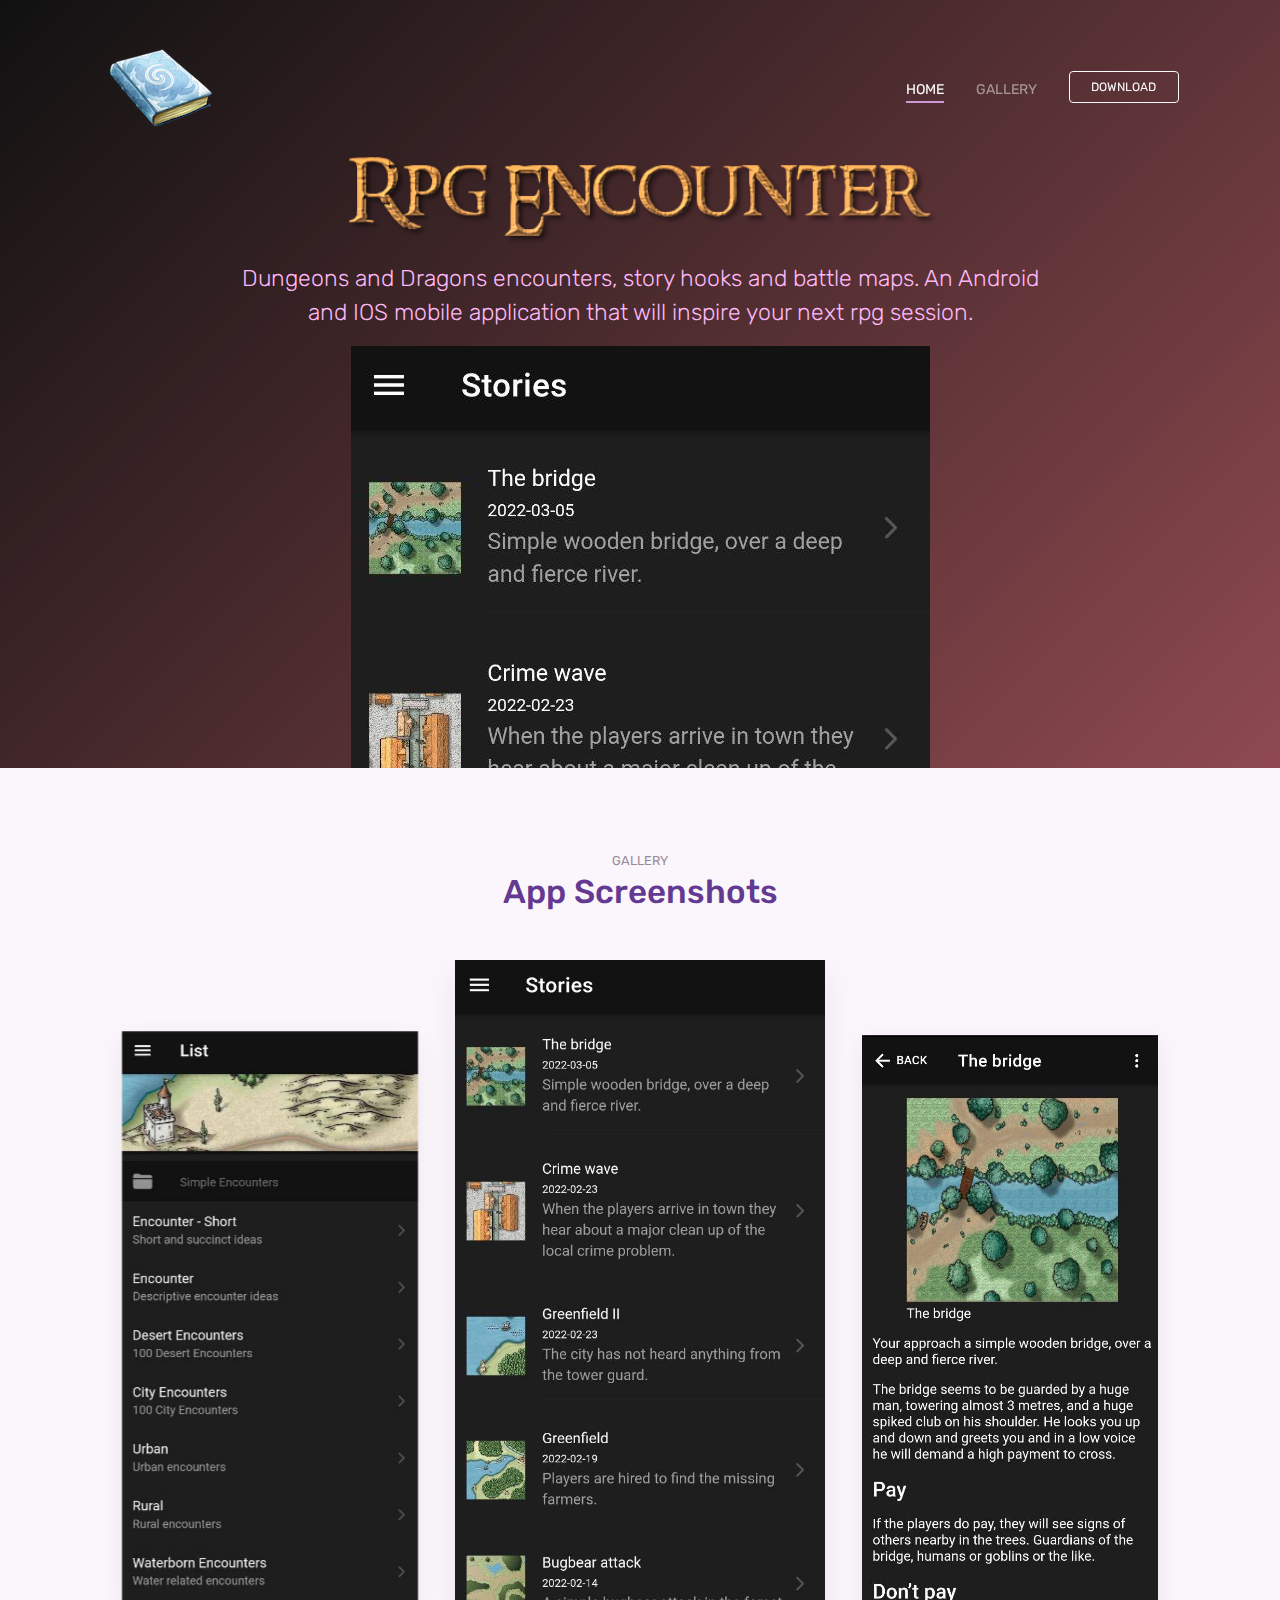
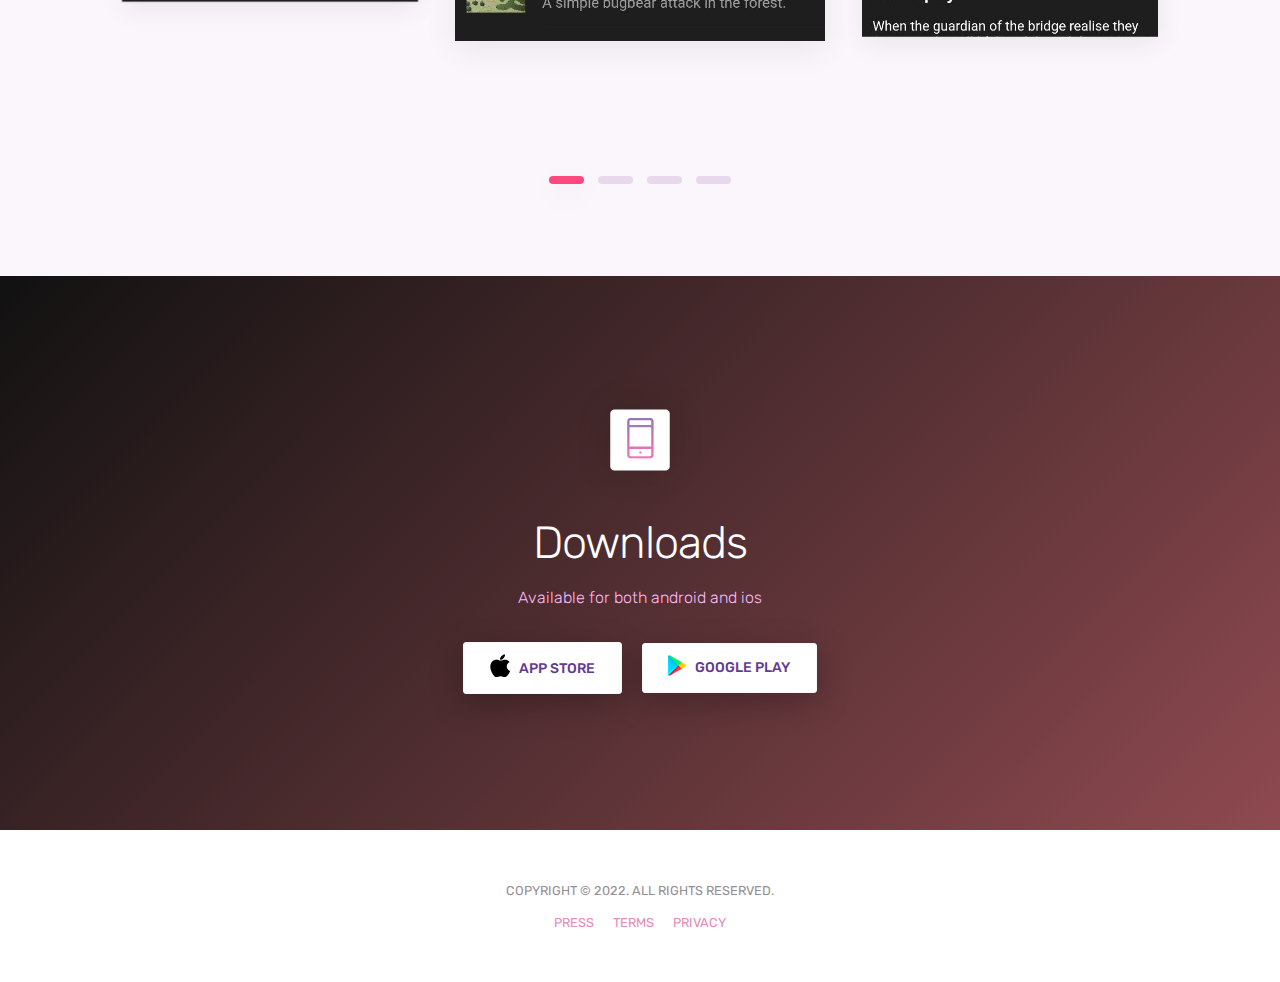
<file: index.html>
<!doctype html>
<html lang="en">
<head>
    <title>RPG Encounter</title>
    <link rel="icon" href="images/favicon.png">
    <!-- Required meta tags -->
    <meta charset="utf-8">
    <meta name="viewport" content="width=device-width, initial-scale=1, shrink-to-fit=no">
    <meta name="description" content="RPG Encounter">
    <meta name="keywords" content="RPG, Encounter, Dungeons and dragons, mobile, app, ios, android">

    <!-- Font -->
    <link rel="dns-prefetch" href="//fonts.googleapis.com">
    <link href="https://fonts.googleapis.com/css?family=Rubik:300,400,500" rel="stylesheet">

    <!-- Bootstrap CSS -->
    <link rel="stylesheet" href="css/bootstrap.min.css">
    <!-- Themify Icons -->
    <link rel="stylesheet" href="css/themify-icons.css">
    <!-- Owl carousel -->
    <link rel="stylesheet" href="css/owl.carousel.min.css">
    <!-- Main css -->
    <link href="css/style.css" rel="stylesheet">
</head>

<body data-spy="scroll" data-target="#navbar" data-offset="30">

<!-- Nav Menu -->

<div class="nav-menu fixed-top">
    <div class="container">
        <div class="row">
            <div class="col-md-12">
                <nav class="navbar navbar-dark navbar-expand-lg">
                    <a class="navbar-brand" href="index.html"><img src="images/icon_120.png" class="img-fluid"
                                                                   alt="logo"></a>
                    <button class="navbar-toggler" type="button" data-toggle="collapse" data-target="#navbar"
                            aria-controls="navbar" aria-expanded="false" aria-label="Toggle navigation"><span
                            class="navbar-toggler-icon"></span></button>
                    <div class="collapse navbar-collapse" id="navbar">
                        <ul class="navbar-nav ml-auto">
                            <li class="nav-item">
                                <a class="nav-link active" href="#home">HOME <span class="sr-only">(current)</span></a>
                            </li>
                            <li class="nav-item">
                                <a class="nav-link" href="#gallery"> GALLERY</a>
                            </li>
                            <!--                                <li class="nav-item"> <a class="nav-link" href="#contact">CONTACT</a> </li>-->
                            <li class="nav-item">
                                <a href="#download" class="btn btn-outline-light my-3 my-sm-0 ml-lg-3">Download</a>
                            </li>
                        </ul>
                    </div>
                </nav>
            </div>
        </div>
    </div>
</div>


<header class="bg-gradient" id="home">
    <div class="container mt-5">
        <p><img src="images/app_name.png" width="600" alt="RPG Encounter" class="img-fluid"></p>
        <p class="tagline">Dungeons and Dragons encounters, story hooks and battle maps. An Android and IOS mobile application that will inspire your next rpg session.
        </p>
    </div>
    <div class="img-holder mt-3"><img src="images/screenshots/image2.jpg" alt="phone" class="img-fluid"></div>
</header>

<div class="section light-bg" id="gallery">
    <div class="container">
        <div class="section-title">
            <small>GALLERY</small>
            <h3>App Screenshots</h3>
        </div>

        <div class="img-gallery owl-carousel owl-theme">
            <img src="images/screenshots/image2.jpg" alt="image">
            <img src="images/screenshots/image3.jpg" alt="image">
            <img src="images/screenshots/image1.jpg" alt="image">
            <img src="images/screenshots/image4.jpg" alt="image">
        </div>

    </div>

</div>
<div class="section bg-gradient" id="download">
    <div class="container">
        <div class="call-to-action">

            <div class="box-icon"><span class="ti-mobile gradient-fill ti-3x"></span></div>
            <h2>Downloads</h2>
            <p class="tagline">Available for both android and ios</p>
            <div class="my-4">
                <a href="https://apps.apple.com/us/app/rpg-encounter/id819695082" class="btn btn-light"><img src="images/appleicon.png" alt="icon"> App Store</a>

                <a href="https://play.google.com/store/apps/details?id=com.axehigh.rpg.encounters" class="btn btn-light">
                    <img src="images/playicon.png" alt="icon"> Google play</a>
            </div>
        </div>
    </div>

</div>

<footer class="my-5 text-center">
    <!-- Copyright removal is not prohibited! -->
    <p class="mb-2"><small>COPYRIGHT © 2022. ALL RIGHTS RESERVED.</small>
    </p>

    <small>
        <a href="#" class="m-2">PRESS</a>
        <a href="#" class="m-2">TERMS</a>
        <a href="#" class="m-2">PRIVACY</a>
    </small>
</footer>

<!-- jQuery and Bootstrap -->
<script src="js/jquery-3.2.1.min.js"></script>
<script src="js/bootstrap.bundle.min.js"></script>
<!-- Plugins JS -->
<script src="js/owl.carousel.min.js"></script>
<!-- Custom JS -->
<script src="js/script.js"></script>

</body>

</html>
</file>
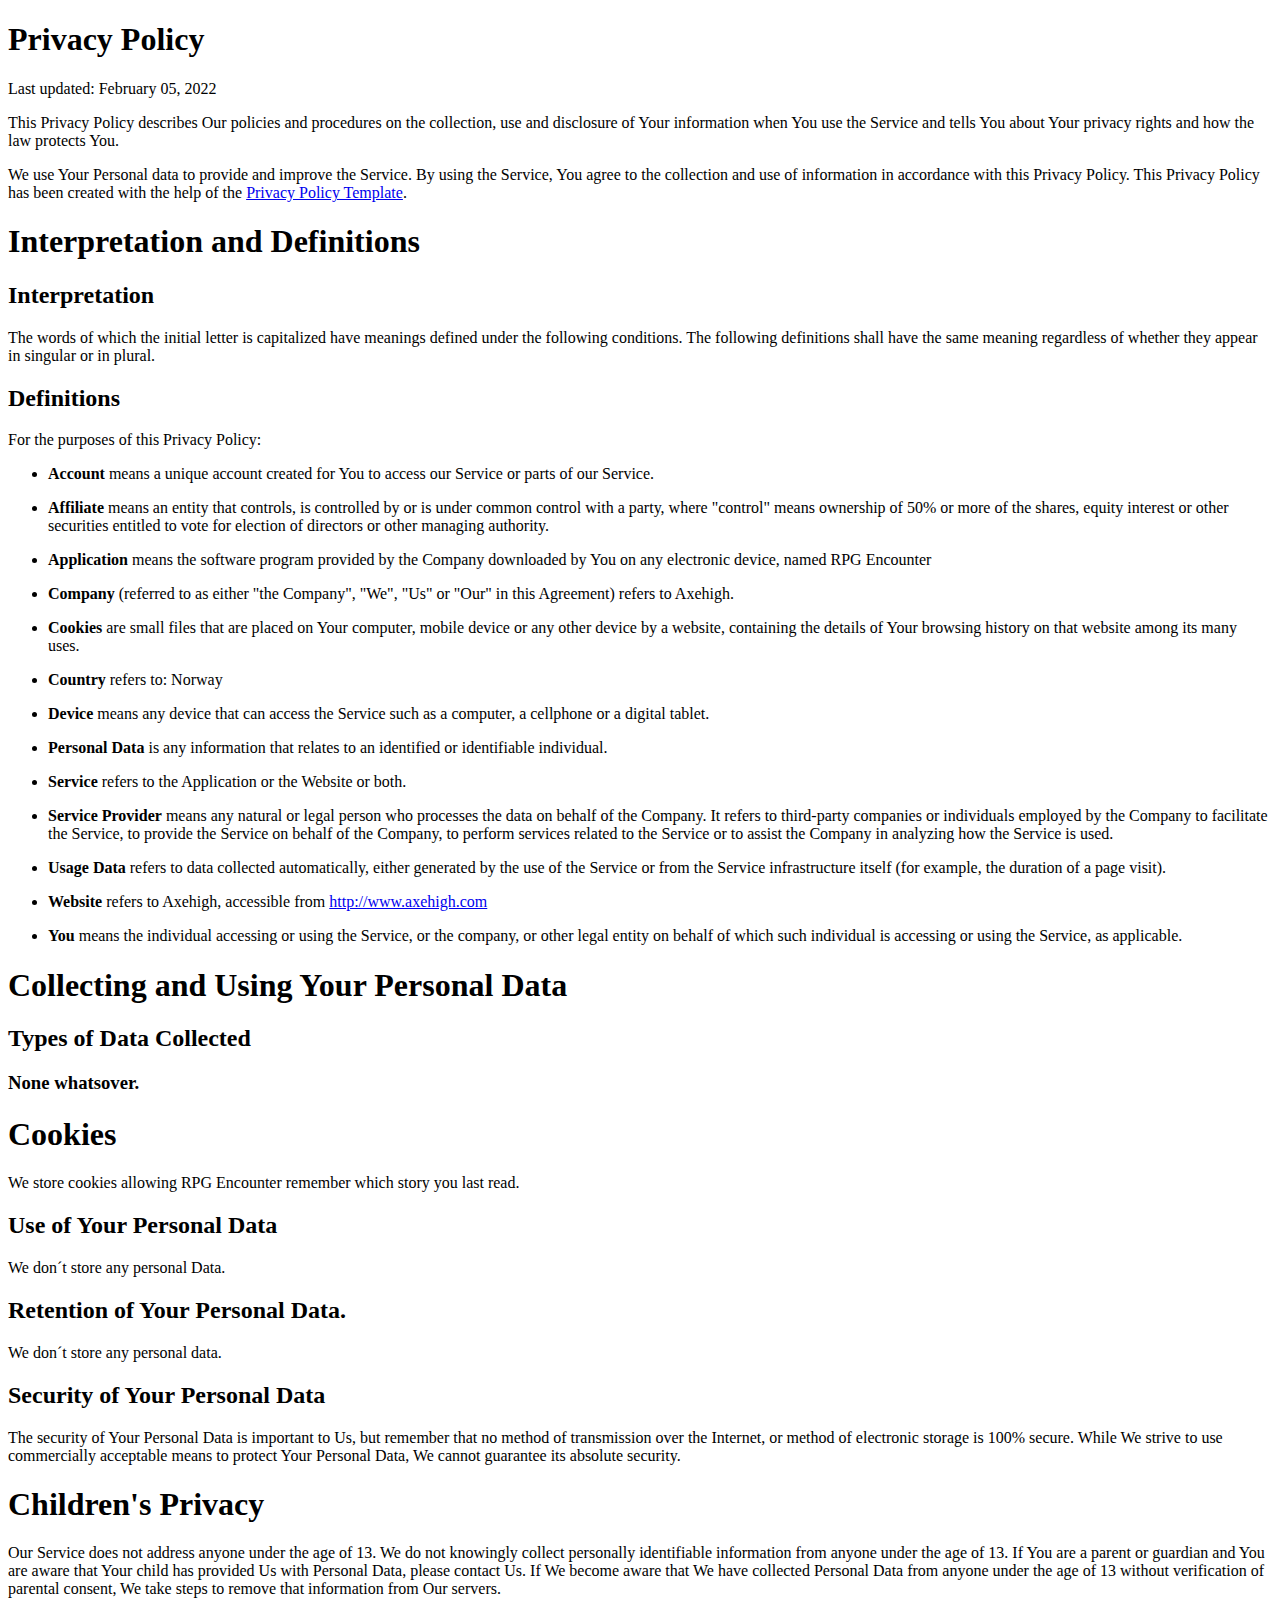
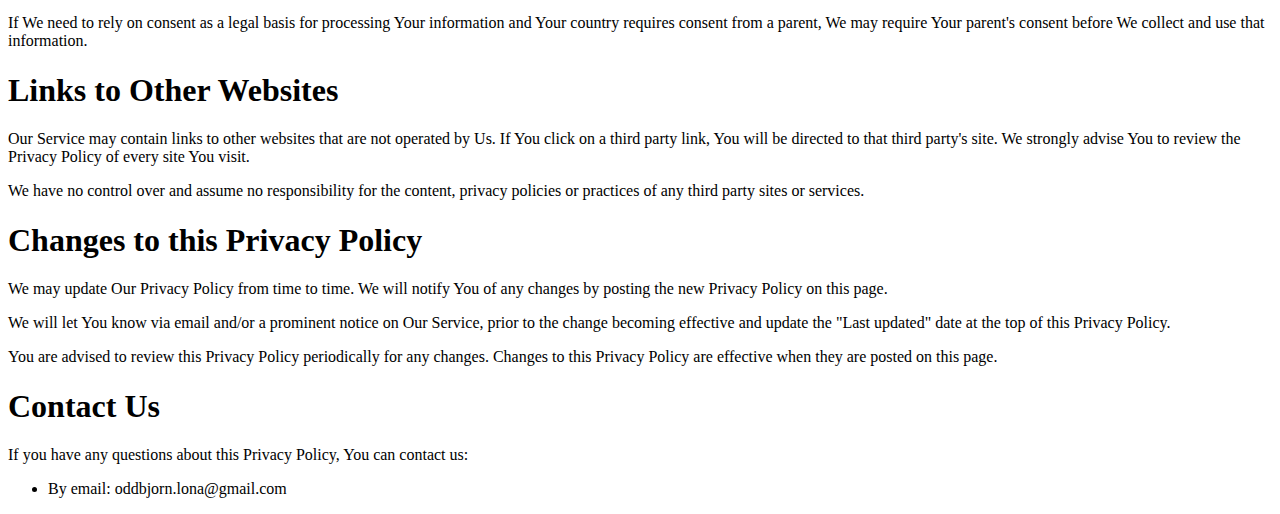
<file: privacy.html>
<!DOCTYPE html>
<html lang="en">
<head>
    <meta charset="UTF-8">
    <title>RPG Encounter - Privacy policy</title>
</head>

<body>
<h1>Privacy Policy</h1>
<p>Last updated: February 05, 2022</p>
<p>This Privacy Policy describes Our policies and procedures on the collection, use and disclosure of Your information when You use the Service and tells You about Your privacy rights and how the law protects You.</p>
<p>We use Your Personal data to provide and improve the Service. By using the Service, You agree to the collection and use of information in accordance with this Privacy Policy. This Privacy Policy has been created with the help of the <a href="https://www.termsfeed.com/blog/sample-privacy-policy-template/" target="_blank">Privacy Policy Template</a>.</p>
<h1>Interpretation and Definitions</h1>
<h2>Interpretation</h2>
<p>The words of which the initial letter is capitalized have meanings defined under the following conditions. The following definitions shall have the same meaning regardless of whether they appear in singular or in plural.</p>
<h2>Definitions</h2>
<p>For the purposes of this Privacy Policy:</p>
<ul>
    <li>
        <p><strong>Account</strong> means a unique account created for You to access our Service or parts of our Service.</p>
    </li>
    <li>
        <p><strong>Affiliate</strong> means an entity that controls, is controlled by or is under common control with a party, where &quot;control&quot; means ownership of 50% or more of the shares, equity interest or other securities entitled to vote for election of directors or other managing authority.</p>
    </li>
    <li>
        <p><strong>Application</strong> means the software program provided by the Company downloaded by You on any electronic device, named RPG Encounter</p>
    </li>
    <li>
        <p><strong>Company</strong> (referred to as either &quot;the Company&quot;, &quot;We&quot;, &quot;Us&quot; or &quot;Our&quot; in this Agreement) refers to Axehigh.</p>
    </li>
    <li>
        <p><strong>Cookies</strong> are small files that are placed on Your computer, mobile device or any other device by a website, containing the details of Your browsing history on that website among its many uses.</p>
    </li>
    <li>
        <p><strong>Country</strong> refers to:  Norway</p>
    </li>
    <li>
        <p><strong>Device</strong> means any device that can access the Service such as a computer, a cellphone or a digital tablet.</p>
    </li>
    <li>
        <p><strong>Personal Data</strong> is any information that relates to an identified or identifiable individual.</p>
    </li>
    <li>
        <p><strong>Service</strong> refers to the Application or the Website or both.</p>
    </li>
    <li>
        <p><strong>Service Provider</strong> means any natural or legal person who processes the data on behalf of the Company. It refers to third-party companies or individuals employed by the Company to facilitate the Service, to provide the Service on behalf of the Company, to perform services related to the Service or to assist the Company in analyzing how the Service is used.</p>
    </li>
    <li>
        <p><strong>Usage Data</strong> refers to data collected automatically, either generated by the use of the Service or from the Service infrastructure itself (for example, the duration of a page visit).</p>
    </li>
    <li>
        <p><strong>Website</strong> refers to Axehigh, accessible from <a href="http://www.axehigh.com" rel="external nofollow noopener" target="_blank">http://www.axehigh.com</a></p>
    </li>
    <li>
        <p><strong>You</strong> means the individual accessing or using the Service, or the company, or other legal entity on behalf of which such individual is accessing or using the Service, as applicable.</p>
    </li>
</ul>
<h1>Collecting and Using Your Personal Data</h1>
<h2>Types of Data Collected</h2>
<h3>None whatsover.</h3>
<h1>Cookies</h1>
<p>We store cookies allowing RPG Encounter remember which story you last read.</p>
<h2>Use of Your Personal Data</h2>
<p>We don´t store any personal Data.</p>
<h2>Retention of Your Personal Data.</h2>
<p>We don´t store any personal data.</p>
<h2>Security of Your Personal Data</h2>
<p>The security of Your Personal Data is important to Us, but remember that no method of transmission over the Internet, or method of electronic storage is 100% secure. While We strive to use commercially acceptable means to protect Your Personal Data, We cannot guarantee its absolute security.</p>
<h1>Children's Privacy</h1>
<p>Our Service does not address anyone under the age of 13. We do not knowingly collect personally identifiable information from anyone under the age of 13. If You are a parent or guardian and You are aware that Your child has provided Us with Personal Data, please contact Us. If We become aware that We have collected Personal Data from anyone under the age of 13 without verification of parental consent, We take steps to remove that information from Our servers.</p>
<p>If We need to rely on consent as a legal basis for processing Your information and Your country requires consent from a parent, We may require Your parent's consent before We collect and use that information.</p>
<h1>Links to Other Websites</h1>
<p>Our Service may contain links to other websites that are not operated by Us. If You click on a third party link, You will be directed to that third party's site. We strongly advise You to review the Privacy Policy of every site You visit.</p>
<p>We have no control over and assume no responsibility for the content, privacy policies or practices of any third party sites or services.</p>
<h1>Changes to this Privacy Policy</h1>
<p>We may update Our Privacy Policy from time to time. We will notify You of any changes by posting the new Privacy Policy on this page.</p>
<p>We will let You know via email and/or a prominent notice on Our Service, prior to the change becoming effective and update the &quot;Last updated&quot; date at the top of this Privacy Policy.</p>
<p>You are advised to review this Privacy Policy periodically for any changes. Changes to this Privacy Policy are effective when they are posted on this page.</p>
<h1>Contact Us</h1>
<p>If you have any questions about this Privacy Policy, You can contact us:</p>
<ul>
    <li>By email: oddbjorn.lona@gmail.com</li>
</ul>
</body>
</html>
</file>
<file: css/themify-icons.css>
@font-face {
    font-family: 'themify';
    src: url('../fonts/themify.eot?-fvbane');
    src: url('../fonts/themify.eot?#iefix-fvbane') format('embedded-opentype'), url('../fonts/themify.woff?-fvbane') format('woff'), url('../fonts/themify.ttf?-fvbane') format('truetype'), url('../fonts/themify.svg?-fvbane#themify') format('svg');
    font-weight: normal;
    font-style: normal;
}

[class^="ti-"],
[class*=" ti-"] {
    font-family: 'themify';
    speak: none;
    font-style: normal;
    font-weight: normal;
    font-variant: normal;
    text-transform: none;
    line-height: 1;
    /* Better Font Rendering =========== */
    -webkit-font-smoothing: antialiased;
    -moz-osx-font-smoothing: grayscale;
}

.ti-wand:before {
    content: "\e600";
}

.ti-volume:before {
    content: "\e601";
}

.ti-user:before {
    content: "\e602";
}

.ti-unlock:before {
    content: "\e603";
}

.ti-unlink:before {
    content: "\e604";
}

.ti-trash:before {
    content: "\e605";
}

.ti-thought:before {
    content: "\e606";
}

.ti-target:before {
    content: "\e607";
}

.ti-tag:before {
    content: "\e608";
}

.ti-tablet:before {
    content: "\e609";
}

.ti-star:before {
    content: "\e60a";
}

.ti-spray:before {
    content: "\e60b";
}

.ti-signal:before {
    content: "\e60c";
}

.ti-shopping-cart:before {
    content: "\e60d";
}

.ti-shopping-cart-full:before {
    content: "\e60e";
}

.ti-settings:before {
    content: "\e60f";
}

.ti-search:before {
    content: "\e610";
}

.ti-zoom-in:before {
    content: "\e611";
}

.ti-zoom-out:before {
    content: "\e612";
}

.ti-cut:before {
    content: "\e613";
}

.ti-ruler:before {
    content: "\e614";
}

.ti-ruler-pencil:before {
    content: "\e615";
}

.ti-ruler-alt:before {
    content: "\e616";
}

.ti-bookmark:before {
    content: "\e617";
}

.ti-bookmark-alt:before {
    content: "\e618";
}

.ti-reload:before {
    content: "\e619";
}

.ti-plus:before {
    content: "\e61a";
}

.ti-pin:before {
    content: "\e61b";
}

.ti-pencil:before {
    content: "\e61c";
}

.ti-pencil-alt:before {
    content: "\e61d";
}

.ti-paint-roller:before {
    content: "\e61e";
}

.ti-paint-bucket:before {
    content: "\e61f";
}

.ti-na:before {
    content: "\e620";
}

.ti-mobile:before {
    content: "\e621";
}

.ti-minus:before {
    content: "\e622";
}

.ti-medall:before {
    content: "\e623";
}

.ti-medall-alt:before {
    content: "\e624";
}

.ti-marker:before {
    content: "\e625";
}

.ti-marker-alt:before {
    content: "\e626";
}

.ti-arrow-up:before {
    content: "\e627";
}

.ti-arrow-right:before {
    content: "\e628";
}

.ti-arrow-left:before {
    content: "\e629";
}

.ti-arrow-down:before {
    content: "\e62a";
}

.ti-lock:before {
    content: "\e62b";
}

.ti-location-arrow:before {
    content: "\e62c";
}

.ti-link:before {
    content: "\e62d";
}

.ti-layout:before {
    content: "\e62e";
}

.ti-layers:before {
    content: "\e62f";
}

.ti-layers-alt:before {
    content: "\e630";
}

.ti-key:before {
    content: "\e631";
}

.ti-import:before {
    content: "\e632";
}

.ti-image:before {
    content: "\e633";
}

.ti-heart:before {
    content: "\e634";
}

.ti-heart-broken:before {
    content: "\e635";
}

.ti-hand-stop:before {
    content: "\e636";
}

.ti-hand-open:before {
    content: "\e637";
}

.ti-hand-drag:before {
    content: "\e638";
}

.ti-folder:before {
    content: "\e639";
}

.ti-flag:before {
    content: "\e63a";
}

.ti-flag-alt:before {
    content: "\e63b";
}

.ti-flag-alt-2:before {
    content: "\e63c";
}

.ti-eye:before {
    content: "\e63d";
}

.ti-export:before {
    content: "\e63e";
}

.ti-exchange-vertical:before {
    content: "\e63f";
}

.ti-desktop:before {
    content: "\e640";
}

.ti-cup:before {
    content: "\e641";
}

.ti-crown:before {
    content: "\e642";
}

.ti-comments:before {
    content: "\e643";
}

.ti-comment:before {
    content: "\e644";
}

.ti-comment-alt:before {
    content: "\e645";
}

.ti-close:before {
    content: "\e646";
}

.ti-clip:before {
    content: "\e647";
}

.ti-angle-up:before {
    content: "\e648";
}

.ti-angle-right:before {
    content: "\e649";
}

.ti-angle-left:before {
    content: "\e64a";
}

.ti-angle-down:before {
    content: "\e64b";
}

.ti-check:before {
    content: "\e64c";
}

.ti-check-box:before {
    content: "\e64d";
}

.ti-camera:before {
    content: "\e64e";
}

.ti-announcement:before {
    content: "\e64f";
}

.ti-brush:before {
    content: "\e650";
}

.ti-briefcase:before {
    content: "\e651";
}

.ti-bolt:before {
    content: "\e652";
}

.ti-bolt-alt:before {
    content: "\e653";
}

.ti-blackboard:before {
    content: "\e654";
}

.ti-bag:before {
    content: "\e655";
}

.ti-move:before {
    content: "\e656";
}

.ti-arrows-vertical:before {
    content: "\e657";
}

.ti-arrows-horizontal:before {
    content: "\e658";
}

.ti-fullscreen:before {
    content: "\e659";
}

.ti-arrow-top-right:before {
    content: "\e65a";
}

.ti-arrow-top-left:before {
    content: "\e65b";
}

.ti-arrow-circle-up:before {
    content: "\e65c";
}

.ti-arrow-circle-right:before {
    content: "\e65d";
}

.ti-arrow-circle-left:before {
    content: "\e65e";
}

.ti-arrow-circle-down:before {
    content: "\e65f";
}

.ti-angle-double-up:before {
    content: "\e660";
}

.ti-angle-double-right:before {
    content: "\e661";
}

.ti-angle-double-left:before {
    content: "\e662";
}

.ti-angle-double-down:before {
    content: "\e663";
}

.ti-zip:before {
    content: "\e664";
}

.ti-world:before {
    content: "\e665";
}

.ti-wheelchair:before {
    content: "\e666";
}

.ti-view-list:before {
    content: "\e667";
}

.ti-view-list-alt:before {
    content: "\e668";
}

.ti-view-grid:before {
    content: "\e669";
}

.ti-uppercase:before {
    content: "\e66a";
}

.ti-upload:before {
    content: "\e66b";
}

.ti-underline:before {
    content: "\e66c";
}

.ti-truck:before {
    content: "\e66d";
}

.ti-timer:before {
    content: "\e66e";
}

.ti-ticket:before {
    content: "\e66f";
}

.ti-thumb-up:before {
    content: "\e670";
}

.ti-thumb-down:before {
    content: "\e671";
}

.ti-text:before {
    content: "\e672";
}

.ti-stats-up:before {
    content: "\e673";
}

.ti-stats-down:before {
    content: "\e674";
}

.ti-split-v:before {
    content: "\e675";
}

.ti-split-h:before {
    content: "\e676";
}

.ti-smallcap:before {
    content: "\e677";
}

.ti-shine:before {
    content: "\e678";
}

.ti-shift-right:before {
    content: "\e679";
}

.ti-shift-left:before {
    content: "\e67a";
}

.ti-shield:before {
    content: "\e67b";
}

.ti-notepad:before {
    content: "\e67c";
}

.ti-server:before {
    content: "\e67d";
}

.ti-quote-right:before {
    content: "\e67e";
}

.ti-quote-left:before {
    content: "\e67f";
}

.ti-pulse:before {
    content: "\e680";
}

.ti-printer:before {
    content: "\e681";
}

.ti-power-off:before {
    content: "\e682";
}

.ti-plug:before {
    content: "\e683";
}

.ti-pie-chart:before {
    content: "\e684";
}

.ti-paragraph:before {
    content: "\e685";
}

.ti-panel:before {
    content: "\e686";
}

.ti-package:before {
    content: "\e687";
}

.ti-music:before {
    content: "\e688";
}

.ti-music-alt:before {
    content: "\e689";
}

.ti-mouse:before {
    content: "\e68a";
}

.ti-mouse-alt:before {
    content: "\e68b";
}

.ti-money:before {
    content: "\e68c";
}

.ti-microphone:before {
    content: "\e68d";
}

.ti-menu:before {
    content: "\e68e";
}

.ti-menu-alt:before {
    content: "\e68f";
}

.ti-map:before {
    content: "\e690";
}

.ti-map-alt:before {
    content: "\e691";
}

.ti-loop:before {
    content: "\e692";
}

.ti-location-pin:before {
    content: "\e693";
}

.ti-list:before {
    content: "\e694";
}

.ti-light-bulb:before {
    content: "\e695";
}

.ti-Italic:before {
    content: "\e696";
}

.ti-info:before {
    content: "\e697";
}

.ti-infinite:before {
    content: "\e698";
}

.ti-id-badge:before {
    content: "\e699";
}

.ti-hummer:before {
    content: "\e69a";
}

.ti-home:before {
    content: "\e69b";
}

.ti-help:before {
    content: "\e69c";
}

.ti-headphone:before {
    content: "\e69d";
}

.ti-harddrives:before {
    content: "\e69e";
}

.ti-harddrive:before {
    content: "\e69f";
}

.ti-gift:before {
    content: "\e6a0";
}

.ti-game:before {
    content: "\e6a1";
}

.ti-filter:before {
    content: "\e6a2";
}

.ti-files:before {
    content: "\e6a3";
}

.ti-file:before {
    content: "\e6a4";
}

.ti-eraser:before {
    content: "\e6a5";
}

.ti-envelope:before {
    content: "\e6a6";
}

.ti-download:before {
    content: "\e6a7";
}

.ti-direction:before {
    content: "\e6a8";
}

.ti-direction-alt:before {
    content: "\e6a9";
}

.ti-dashboard:before {
    content: "\e6aa";
}

.ti-control-stop:before {
    content: "\e6ab";
}

.ti-control-shuffle:before {
    content: "\e6ac";
}

.ti-control-play:before {
    content: "\e6ad";
}

.ti-control-pause:before {
    content: "\e6ae";
}

.ti-control-forward:before {
    content: "\e6af";
}

.ti-control-backward:before {
    content: "\e6b0";
}

.ti-cloud:before {
    content: "\e6b1";
}

.ti-cloud-up:before {
    content: "\e6b2";
}

.ti-cloud-down:before {
    content: "\e6b3";
}

.ti-clipboard:before {
    content: "\e6b4";
}

.ti-car:before {
    content: "\e6b5";
}

.ti-calendar:before {
    content: "\e6b6";
}

.ti-book:before {
    content: "\e6b7";
}

.ti-bell:before {
    content: "\e6b8";
}

.ti-basketball:before {
    content: "\e6b9";
}

.ti-bar-chart:before {
    content: "\e6ba";
}

.ti-bar-chart-alt:before {
    content: "\e6bb";
}

.ti-back-right:before {
    content: "\e6bc";
}

.ti-back-left:before {
    content: "\e6bd";
}

.ti-arrows-corner:before {
    content: "\e6be";
}

.ti-archive:before {
    content: "\e6bf";
}

.ti-anchor:before {
    content: "\e6c0";
}

.ti-align-right:before {
    content: "\e6c1";
}

.ti-align-left:before {
    content: "\e6c2";
}

.ti-align-justify:before {
    content: "\e6c3";
}

.ti-align-center:before {
    content: "\e6c4";
}

.ti-alert:before {
    content: "\e6c5";
}

.ti-alarm-clock:before {
    content: "\e6c6";
}

.ti-agenda:before {
    content: "\e6c7";
}

.ti-write:before {
    content: "\e6c8";
}

.ti-window:before {
    content: "\e6c9";
}

.ti-widgetized:before {
    content: "\e6ca";
}

.ti-widget:before {
    content: "\e6cb";
}

.ti-widget-alt:before {
    content: "\e6cc";
}

.ti-wallet:before {
    content: "\e6cd";
}

.ti-video-clapper:before {
    content: "\e6ce";
}

.ti-video-camera:before {
    content: "\e6cf";
}

.ti-vector:before {
    content: "\e6d0";
}

.ti-themify-logo:before {
    content: "\e6d1";
}

.ti-themify-favicon:before {
    content: "\e6d2";
}

.ti-themify-favicon-alt:before {
    content: "\e6d3";
}

.ti-support:before {
    content: "\e6d4";
}

.ti-stamp:before {
    content: "\e6d5";
}

.ti-split-v-alt:before {
    content: "\e6d6";
}

.ti-slice:before {
    content: "\e6d7";
}

.ti-shortcode:before {
    content: "\e6d8";
}

.ti-shift-right-alt:before {
    content: "\e6d9";
}

.ti-shift-left-alt:before {
    content: "\e6da";
}

.ti-ruler-alt-2:before {
    content: "\e6db";
}

.ti-receipt:before {
    content: "\e6dc";
}

.ti-pin2:before {
    content: "\e6dd";
}

.ti-pin-alt:before {
    content: "\e6de";
}

.ti-pencil-alt2:before {
    content: "\e6df";
}

.ti-palette:before {
    content: "\e6e0";
}

.ti-more:before {
    content: "\e6e1";
}

.ti-more-alt:before {
    content: "\e6e2";
}

.ti-microphone-alt:before {
    content: "\e6e3";
}

.ti-magnet:before {
    content: "\e6e4";
}

.ti-line-double:before {
    content: "\e6e5";
}

.ti-line-dotted:before {
    content: "\e6e6";
}

.ti-line-dashed:before {
    content: "\e6e7";
}

.ti-layout-width-full:before {
    content: "\e6e8";
}

.ti-layout-width-default:before {
    content: "\e6e9";
}

.ti-layout-width-default-alt:before {
    content: "\e6ea";
}

.ti-layout-tab:before {
    content: "\e6eb";
}

.ti-layout-tab-window:before {
    content: "\e6ec";
}

.ti-layout-tab-v:before {
    content: "\e6ed";
}

.ti-layout-tab-min:before {
    content: "\e6ee";
}

.ti-layout-slider:before {
    content: "\e6ef";
}

.ti-layout-slider-alt:before {
    content: "\e6f0";
}

.ti-layout-sidebar-right:before {
    content: "\e6f1";
}

.ti-layout-sidebar-none:before {
    content: "\e6f2";
}

.ti-layout-sidebar-left:before {
    content: "\e6f3";
}

.ti-layout-placeholder:before {
    content: "\e6f4";
}

.ti-layout-menu:before {
    content: "\e6f5";
}

.ti-layout-menu-v:before {
    content: "\e6f6";
}

.ti-layout-menu-separated:before {
    content: "\e6f7";
}

.ti-layout-menu-full:before {
    content: "\e6f8";
}

.ti-layout-media-right-alt:before {
    content: "\e6f9";
}

.ti-layout-media-right:before {
    content: "\e6fa";
}

.ti-layout-media-overlay:before {
    content: "\e6fb";
}

.ti-layout-media-overlay-alt:before {
    content: "\e6fc";
}

.ti-layout-media-overlay-alt-2:before {
    content: "\e6fd";
}

.ti-layout-media-left-alt:before {
    content: "\e6fe";
}

.ti-layout-media-left:before {
    content: "\e6ff";
}

.ti-layout-media-center-alt:before {
    content: "\e700";
}

.ti-layout-media-center:before {
    content: "\e701";
}

.ti-layout-list-thumb:before {
    content: "\e702";
}

.ti-layout-list-thumb-alt:before {
    content: "\e703";
}

.ti-layout-list-post:before {
    content: "\e704";
}

.ti-layout-list-large-image:before {
    content: "\e705";
}

.ti-layout-line-solid:before {
    content: "\e706";
}

.ti-layout-grid4:before {
    content: "\e707";
}

.ti-layout-grid3:before {
    content: "\e708";
}

.ti-layout-grid2:before {
    content: "\e709";
}

.ti-layout-grid2-thumb:before {
    content: "\e70a";
}

.ti-layout-cta-right:before {
    content: "\e70b";
}

.ti-layout-cta-left:before {
    content: "\e70c";
}

.ti-layout-cta-center:before {
    content: "\e70d";
}

.ti-layout-cta-btn-right:before {
    content: "\e70e";
}

.ti-layout-cta-btn-left:before {
    content: "\e70f";
}

.ti-layout-column4:before {
    content: "\e710";
}

.ti-layout-column3:before {
    content: "\e711";
}

.ti-layout-column2:before {
    content: "\e712";
}

.ti-layout-accordion-separated:before {
    content: "\e713";
}

.ti-layout-accordion-merged:before {
    content: "\e714";
}

.ti-layout-accordion-list:before {
    content: "\e715";
}

.ti-ink-pen:before {
    content: "\e716";
}

.ti-info-alt:before {
    content: "\e717";
}

.ti-help-alt:before {
    content: "\e718";
}

.ti-headphone-alt:before {
    content: "\e719";
}

.ti-hand-point-up:before {
    content: "\e71a";
}

.ti-hand-point-right:before {
    content: "\e71b";
}

.ti-hand-point-left:before {
    content: "\e71c";
}

.ti-hand-point-down:before {
    content: "\e71d";
}

.ti-gallery:before {
    content: "\e71e";
}

.ti-face-smile:before {
    content: "\e71f";
}

.ti-face-sad:before {
    content: "\e720";
}

.ti-credit-card:before {
    content: "\e721";
}

.ti-control-skip-forward:before {
    content: "\e722";
}

.ti-control-skip-backward:before {
    content: "\e723";
}

.ti-control-record:before {
    content: "\e724";
}

.ti-control-eject:before {
    content: "\e725";
}

.ti-comments-smiley:before {
    content: "\e726";
}

.ti-brush-alt:before {
    content: "\e727";
}

.ti-youtube:before {
    content: "\e728";
}

.ti-vimeo:before {
    content: "\e729";
}

.ti-twitter:before {
    content: "\e72a";
}

.ti-time:before {
    content: "\e72b";
}

.ti-tumblr:before {
    content: "\e72c";
}

.ti-skype:before {
    content: "\e72d";
}

.ti-share:before {
    content: "\e72e";
}

.ti-share-alt:before {
    content: "\e72f";
}

.ti-rocket:before {
    content: "\e730";
}

.ti-pinterest:before {
    content: "\e731";
}

.ti-new-window:before {
    content: "\e732";
}

.ti-microsoft:before {
    content: "\e733";
}

.ti-list-ol:before {
    content: "\e734";
}

.ti-linkedin:before {
    content: "\e735";
}

.ti-layout-sidebar-2:before {
    content: "\e736";
}

.ti-layout-grid4-alt:before {
    content: "\e737";
}

.ti-layout-grid3-alt:before {
    content: "\e738";
}

.ti-layout-grid2-alt:before {
    content: "\e739";
}

.ti-layout-column4-alt:before {
    content: "\e73a";
}

.ti-layout-column3-alt:before {
    content: "\e73b";
}

.ti-layout-column2-alt:before {
    content: "\e73c";
}

.ti-instagram:before {
    content: "\e73d";
}

.ti-google:before {
    content: "\e73e";
}

.ti-github:before {
    content: "\e73f";
}

.ti-flickr:before {
    content: "\e740";
}

.ti-facebook:before {
    content: "\e741";
}

.ti-dropbox:before {
    content: "\e742";
}

.ti-dribbble:before {
    content: "\e743";
}

.ti-apple:before {
    content: "\e744";
}

.ti-android:before {
    content: "\e745";
}

.ti-save:before {
    content: "\e746";
}

.ti-save-alt:before {
    content: "\e747";
}

.ti-yahoo:before {
    content: "\e748";
}

.ti-wordpress:before {
    content: "\e749";
}

.ti-vimeo-alt:before {
    content: "\e74a";
}

.ti-twitter-alt:before {
    content: "\e74b";
}

.ti-tumblr-alt:before {
    content: "\e74c";
}

.ti-trello:before {
    content: "\e74d";
}

.ti-stack-overflow:before {
    content: "\e74e";
}

.ti-soundcloud:before {
    content: "\e74f";
}

.ti-sharethis:before {
    content: "\e750";
}

.ti-sharethis-alt:before {
    content: "\e751";
}

.ti-reddit:before {
    content: "\e752";
}

.ti-pinterest-alt:before {
    content: "\e753";
}

.ti-microsoft-alt:before {
    content: "\e754";
}

.ti-linux:before {
    content: "\e755";
}

.ti-jsfiddle:before {
    content: "\e756";
}

.ti-joomla:before {
    content: "\e757";
}

.ti-html5:before {
    content: "\e758";
}

.ti-flickr-alt:before {
    content: "\e759";
}

.ti-email:before {
    content: "\e75a";
}

.ti-drupal:before {
    content: "\e75b";
}

.ti-dropbox-alt:before {
    content: "\e75c";
}

.ti-css3:before {
    content: "\e75d";
}

.ti-rss:before {
    content: "\e75e";
}

.ti-rss-alt:before {
    content: "\e75f";
}

.ti-lg {
    font-size: 1.33333333em;
    line-height: 0.75em;
    vertical-align: -15%;
}

.ti-2x {
    font-size: 2em;
}

.ti-3x {
    font-size: 3em;
}

.ti-4x {
    font-size: 4em;
}

.ti-5x {
    font-size: 5em;
}
</file>
<file: css/style.css>
@charset "UTF-8";

/*

Style   : MobApp CSS
Version : 1.0
Author  : Surjith S M
URI     : https://surjithctly.in/

Copyright © All rights Reserved 

*/


/*------------------------
[TABLE OF CONTENTS]
    
1. GLOBAL STYLES
2. NAVBAR
3. HERO
4. TABS
5. TESTIMONIALS
6. IMAGE GALLERY
7. PRICING
8. CALL TO ACTION
9. FOOTER

------------------------*/


/* GLOBAL
----------------------*/

body {
    font-family: 'Rubik', sans-serif;
    position: relative;
}

a {
    color: #e38cb7;
}

a:hover,
a:focus {
    color: #d6619c;
}

h1 {
    font-size: 60px;
    font-weight: 300;
    letter-spacing: -1px;
    margin-bottom: 1.5rem;
}

h2 {
    font-size: 45px;
    font-weight: 300;
    color: #633991;
    letter-spacing: -1px;
    margin-bottom: 1rem;
}

h3 {
    color: #633991;
    font-size: 33px;
    font-weight: 500;
}

h4 {
    font-size: 20px;
    font-weight: 500;
    color: #633991;
}

h5 {
    font-size: 28px;
    font-weight: 300;
    color: #633991;
    margin-bottom: 0.7rem;
}

p {
    color: #959094;
}

p.lead {
    color: #e38cb7;
    margin-bottom: 2rem;
}

.text-primary {
    color: #e38cb7 !important;
}

.light-font {
    font-weight: 300;
}

.btn {
    font-size: 12px;
    font-weight: 400;
    text-transform: uppercase;
    padding: 0.375rem 1.35rem;
    transition: all 0.3s ease;
}

.btn-outline-light:hover {
    color: #d6619c;
}

.btn-primary {
    border-radius: 3px;
    background-image: -moz-linear-gradient(122deg, #e54595 0%, #fd378e 100%);
    background-image: -webkit-linear-gradient(122deg, #e54595 0%, #fd378e 100%);
    background-image: -ms-linear-gradient(122deg, #e54595 0%, #fd378e 100%);
    background-image: linear-gradient(122deg, #e54595 0%, #fd378e 100%);
    box-shadow: 0px 9px 32px 0px rgba(0, 0, 0, 0.2);
    font-weight: 500;
    padding: 0.6rem 2rem;
    border: 0;
}

.btn-primary:hover,
.btn-primary:focus,
.btn-primary:active,
.btn-primary:not([disabled]):not(.disabled).active,
.btn-primary:not([disabled]):not(.disabled):active,
.show > .btn-primary.dropdown-toggle {
    background-image: linear-gradient(122deg, #fd378e 0%, #e54595 100%);
    box-shadow: 0px 9px 32px 0px rgba(0, 0, 0, 0.3);
    color: #FFF;
}

.btn-light {
    border-radius: 3px;
    background: #FFF;
    box-shadow: 0px 9px 32px 0px rgba(0, 0, 0, 0.26);
    font-size: 14px;
    font-weight: 500;
    color: #633991;
    margin: 0.5rem;
    padding: 0.7rem 1.6rem;
    line-height: 1.8;
}

.btn-group-lg > .btn,
.btn-lg {
    padding: 0.8rem 1rem;
    font-size: 15px;
}

.light-bg {
    background-color: #faf6fb;
}

.section {
    padding: 80px 0;
}

.section-title {
    text-align: center;
    margin-bottom: 3rem;
}

.section-title small {
    color: #998a9b;
}

@media (max-width: 767px) {
    h1 {
        font-size: 40px;
    }

    h2 {
        font-size: 30px;
    }
}


/* NAVBAR
----------------------*/

.nav-menu {
    padding: 1rem 0;
    transition: all 0.3s ease;
}

.nav-menu.is-scrolling,
.nav-menu.menu-is-open {
    background-color: rgb(74, 13, 143);
    /*background: -moz-linear-gradient(135deg, rgb(74, 13, 143) 0%, rgb(250, 42, 143) 100%);*/
    /*background: -webkit-linear-gradient(135deg, rgb(74, 13, 143) 0%, rgb(250, 42, 143) 100%);*/
    /*background: linear-gradient(135deg, rgb(74, 13, 143) 0%, rgb(250, 42, 143) 100%);*/
    background: -moz-linear-gradient(135deg,rgba(17, 17, 17) 0%, rgba(114, 28, 36) 100%);
    background: -webkit-linear-gradient(135deg,rgba(17, 17, 17) 0%, rgba(114, 28, 36) 100%);
    background: linear-gradient(135deg, rgba(17, 17, 17) 0%, rgba(114, 28, 36) 100%);
    -webkit-box-shadow: 0px 5px 23px 0px rgba(0, 0, 0, 0.1);
    -moz-box-shadow: 0px 5px 23px 0px rgba(0, 0, 0, 0.1);
    box-shadow: 0px 5px 23px 0px rgba(0, 0, 0, 0.1);
}

.nav-menu.is-scrolling {
    padding: 0;
}

.navbar-nav .nav-link {
    position: relative;
}

@media (min-width: 992px) {
    .navbar-expand-lg .navbar-nav .nav-link {
        padding-right: 1rem;
        padding-left: 1rem;
        font-size: 14px;
    }

    .navbar-nav > .nav-item > .nav-link.active:after {
        content: "";
        border-bottom: 2px solid #cd99d4;
        left: 1rem;
        right: 1rem;
        bottom: 5px;
        height: 1px;
        position: absolute;
    }
}

@media (max-width: 991px) {
    .navbar-nav.is-scrolling {
        padding-bottom: 1rem;
    }

    .navbar-nav .nav-item {
        text-align: center;
    }
}


/* HERO
----------------------*/

header {
    padding: 100px 0 0;
    text-align: center;
    color: #FFF;
}

.bg-gradient {
    background-image: -moz-linear-gradient(135deg, rgba(17, 17, 17, 0.8) 0%, rgba(114, 28, 36, 0.8) 100%);
    background-image: -webkit-linear-gradient(135deg, rgba(17, 17, 17, 0.8) 0%, rgba(114, 28, 36, 0.8) 100%);
    background-image: -ms-linear-gradient(135deg, rgba(17, 17, 17, 0.8) 0%, rgba(114, 28, 36, 0.8) 100%);
    background-image: linear-gradient(135deg, rgba(17, 17, 17, 1.0) 0%, rgba(114, 28, 36, 0.8) 100%);
}

.tagline {
    font-size: 23px;
    font-weight: 300;
    color: #ffb8f6;
    max-width: 800px;
    margin: 0 auto;
}

.img-holder {
    height: 0;
    padding-bottom: 33%;
    overflow: hidden;
}

@media (max-width: 1200px) {
    .img-holder {
        padding-bottom: 50%;
    }
}

@media (max-width: 767px) {
    .tagline {
        font-size: 17px;
    }

    .img-holder {
        padding-bottom: 100%;
    }
}


/* FEATURES
----------------------*/

.gradient-fill:before {
    color: #fc73b4;
    background: -moz-linear-gradient(top, #9477b4 0%, #fc73b4 100%);
    background: -webkit-linear-gradient(top, #9477b4 0%, #fc73b4 100%);
    background: linear-gradient(to bottom, #9477b4 0%, #fc73b4 100%);
    -webkit-background-clip: text;
    background-clip: text;
    -webkit-text-fill-color: transparent;
}

.card.features {
    border: 0;
    border-radius: 3px;
    box-shadow: 0px 5px 7px 0px rgba(0, 0, 0, 0.04);
    transition: all 0.3s ease;
}

@media (max-width: 991px) {
    .card.features {
        margin-bottom: 2rem;
    }

    [class^="col-"]:last-child .card.features {
        margin-bottom: 0;
    }
}

.card.features:before {
    content: "";
    position: absolute;
    width: 3px;
    color: #fc73b4;
    background: -moz-linear-gradient(top, #9477b4 0%, #fc73b4 100%);
    background: -webkit-linear-gradient(top, #9477b4 0%, #fc73b4 100%);
    background: linear-gradient(to bottom, #9477b4 0%, #fc73b4 100%);
    top: 0;
    bottom: 0;
    left: 0;
}

.card-text {
    font-size: 14px;
}

.card.features:hover {
    transform: translateY(-3px);
    -moz-box-shadow: 0px 5px 30px 0px rgba(0, 0, 0, 0.08);
    -webkit-box-shadow: 0px 5px 30px 0px rgba(0, 0, 0, 0.08);
    box-shadow: 0px 5px 30px 0px rgba(0, 0, 0, 0.08);
}

.box-icon {
    box-shadow: 0px 0px 43px 0px rgba(0, 0, 0, 0.14);
    padding: 10px;
    width: 70px;
    border-radius: 3px;
    margin-bottom: 1.5rem;
    background-color: #FFF;
}

.circle-icon {
    box-shadow: 0px 9px 32px 0px rgba(0, 0, 0, 0.07);
    padding: 10px;
    width: 100px;
    height: 100px;
    border-radius: 50%;
    margin-bottom: 1.5rem;
    background-color: #FFF;
    color: #f5378e;
    font-size: 48px;
    text-align: center;
    line-height: 80px;
    font-weight: 300;
    transition: all 0.3s ease;
}

@media (max-width: 992px) {
    .circle-icon {
        width: 70px;
        height: 70px;
        font-size: 28px;
        line-height: 50px;
    }
}

.ui-steps li:hover .circle-icon {
    background-image: -moz-linear-gradient(122deg, #e6388e 0%, #fb378e 100%);
    background-image: -webkit-linear-gradient(122deg, #e6388e 0%, #fb378e 100%);
    background-image: -ms-linear-gradient(122deg, #e6388e 0%, #fb378e 100%);
    background-image: linear-gradient(122deg, #e6388e 0%, #fb378e 100%);
    box-shadow: 0px 9px 32px 0px rgba(0, 0, 0, 0.09);
    color: #FFF;
}

.ui-steps li {
    padding: 15px 0;
}

.ui-steps li:not(:last-child) {
    border-bottom: 1px solid #f8e3f0;
}

.perspective-phone {
    position: relative;
    z-index: -1;
}

@media (min-width: 992px) {
    .perspective-phone {
        margin-top: -150px;
    }
}


/*  TABS
----------------------*/

.tab-content {
    border-bottom-right-radius: 3px;
    border-bottom-left-radius: 3px;
    background-color: #FFF;
    box-shadow: 0px 5px 7px 0px rgba(0, 0, 0, 0.04);
    padding: 3rem;
}

@media (max-width: 992px) {
    .tab-content {
        padding: 1.5rem;
    }
}

.tab-content p {
    line-height: 1.8;
}

.tab-content h2 {
    margin-bottom: 0.5rem;
}

.nav-tabs {
    border-bottom: 0;
}

.nav-tabs .nav-item .nav-link,
.nav-tabs .nav-link:focus,
.nav-tabs .nav-link:hover {
    padding: 1rem 1rem;
    border-color: #faf6fb #faf6fb #FFF;
    font-size: 19px;
    color: #b5a4c8;
    background: #f5eff7;
}

.nav-tabs .nav-link.active {
    background: #FFF;
    border-top-width: 3px;
    border-color: #ce75b4 #faf6fb #FFF;
    color: #633991;
}


/*  TESTIMONIALS
----------------------*/

.owl-carousel .owl-item img.client-img {
    width: 110px;
    margin: 30px auto;
    border-radius: 50%;
    box-shadow: 0px 9px 32px 0px rgba(0, 0, 0, 0.07);
}

.testimonials-single {
    text-align: center;
    max-width: 80%;
    margin: 0 auto;
}

.blockquote {
    color: #7a767a;
    font-weight: 300;
}

.owl-next.disabled,
.owl-prev.disabled {
    opacity: 0.5;
}

.owl-prev,
.owl-next {
    position: absolute;
    top: 50%;
    transform: translateY(-50%);
}

.owl-prev {
    left: 0;
}

.owl-next {
    right: 0;
}

.owl-theme .owl-nav.disabled + .owl-dots {
    margin-top: 60px;
}

.owl-theme .owl-dots .owl-dot span {
    background: #e7d9eb;
    width: 35px;
    height: 8px;
    border-radius: 10px;
    transition: all 0.3s ease-in;
}

.owl-theme .owl-dots .owl-dot:hover span {
    background: #ff487e;
}

.owl-theme .owl-dots .owl-dot.active span {
    background: #ff487e;
    box-shadow: 0px 9px 32px 0px rgba(0, 0, 0, 0.07);
}


/*  IMAGE GALLERY
----------------------*/

.img-gallery .owl-item {
    box-shadow: 0px 9px 32px 0px rgba(0, 0, 0, 0.07);
    transform: scale(0.8);
    transition: all 0.3s ease-in;
}

.img-gallery .owl-item.center {
    transform: scale(1);
}


/*  PRICING
----------------------*/

@media (max-width: 992px) {
    .card-deck {
        -ms-flex-direction: column;
        flex-direction: column;
    }

    .card-deck .card {
        margin-bottom: 15px;
    }
}

.card.pricing {
    border: 1px solid #f1eef1;
}

.card.pricing.popular {
    border-top-width: 3px;
    border-color: #ce75b4 #faf6fb #FFF;
    box-shadow: 0px 12px 59px 0px rgba(36, 7, 31, 0.11);
    color: #633991;
}

.card.pricing .card-head {
    text-align: center;
    padding: 40px 0 20px;
}

.card.pricing .card-head .price {
    display: block;
    font-size: 45px;
    font-weight: 300;
    color: #633991;
}

.card.pricing .card-head .price sub {
    bottom: 0;
    font-size: 55%;
}

.card.pricing .list-group-item {
    border: 0;
    text-align: center;
    color: #959094;
    padding: 1.05rem 1.25rem;
}

.card.pricing .list-group-item del {
    color: #d9d3d8;
}

.card.pricing .card-body {
    padding: 1.75rem;
}


/*  CALL TO ACTION
----------------------*/

.call-to-action {
    text-align: center;
    color: #FFF;
    margin: 3rem 0;
}

.call-to-action .box-icon {
    margin-left: auto;
    margin-right: auto;
    border-radius: 5px;
    transform: scale(0.85);
    margin-bottom: 2.5rem;
}

.call-to-action h2 {
    color: #FFF;
}

.call-to-action .tagline {
    font-size: 16px;
    font-weight: 300;
    color: #ffb8f6;
    max-width: 650px;
    margin: 0 auto;
}

.btn-light img {
    margin-right: 0.4rem;
    vertical-align: text-bottom;
}


/*  FOOTER
----------------------*/

.social-icons {
    text-align: right;
}

.social-icons a {
    background-color: #FFF;
    box-shadow: 0px 0px 21px 0px rgba(0, 0, 0, 0.05);
    width: 50px;
    height: 50px;
    display: inline-block;
    text-align: center;
    line-height: 50px;
    margin: 0 0.3rem;
    border-radius: 5px;
    color: #f4c9e2;
    transition: all 0.3s ease;
}

.social-icons a:hover {
    text-decoration: none;
    color: #e38cb7;
}

@media (max-width: 991px) {
    .social-icons {
        text-align: center;
        margin-top: 2rem;
    }
}
</file>
